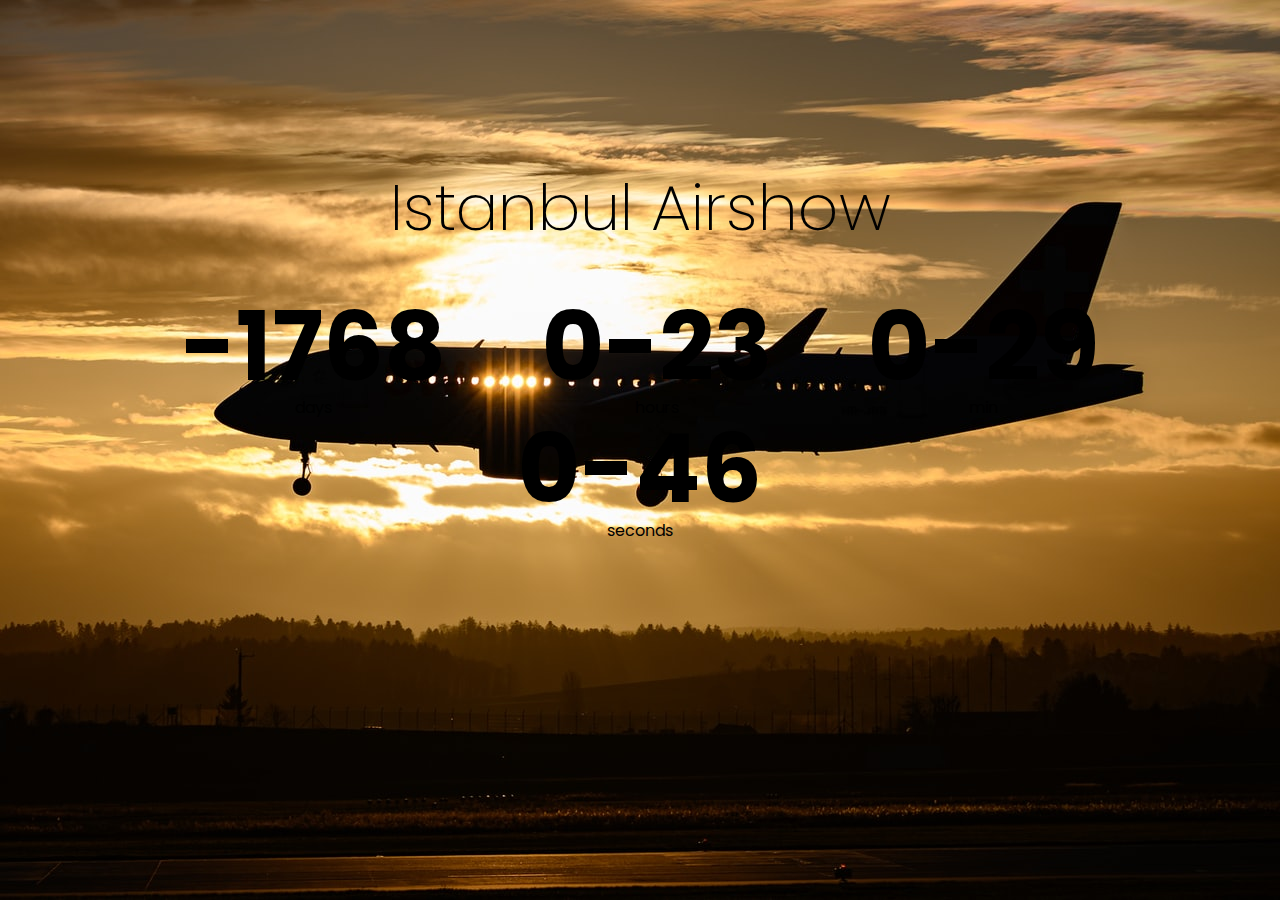
<file: countdown-timer/index.html>
<!DOCTYPE html>
<html lang="en">

<head>
    <meta charset="UTF-8">
    <meta name="viewport" content="width=device-width, initial-scale=1.0">
    <title>Countdown Timer</title>
    <link rel="stylesheet" href="style.css">
    
</head>

<body>

    <h1>Istanbul Airshow</h1>

    <div class="countdown-container">
        <div class="countdown-item days-containter">
            <p class="countdown-text" id="days">0</p>
            <span>days</span>
        </div>
        <div class="countdown-item hours-containter">
            <p class="countdown-text" id="hours">0</p>
            <span>hours</span>
        </div>
        <div class="countdown-item mins-containter">
            <p class="countdown-text" id="mins">0</p>
            <span>min</span>
        </div>
        <div class="countdown-item seconds-containter">
            <p class="countdown-text" id="seconds">0</p>
            <span>seconds</span>
        </div>
    </div>
    <script src="./script.js"></script>
</body>

</html>
</file>
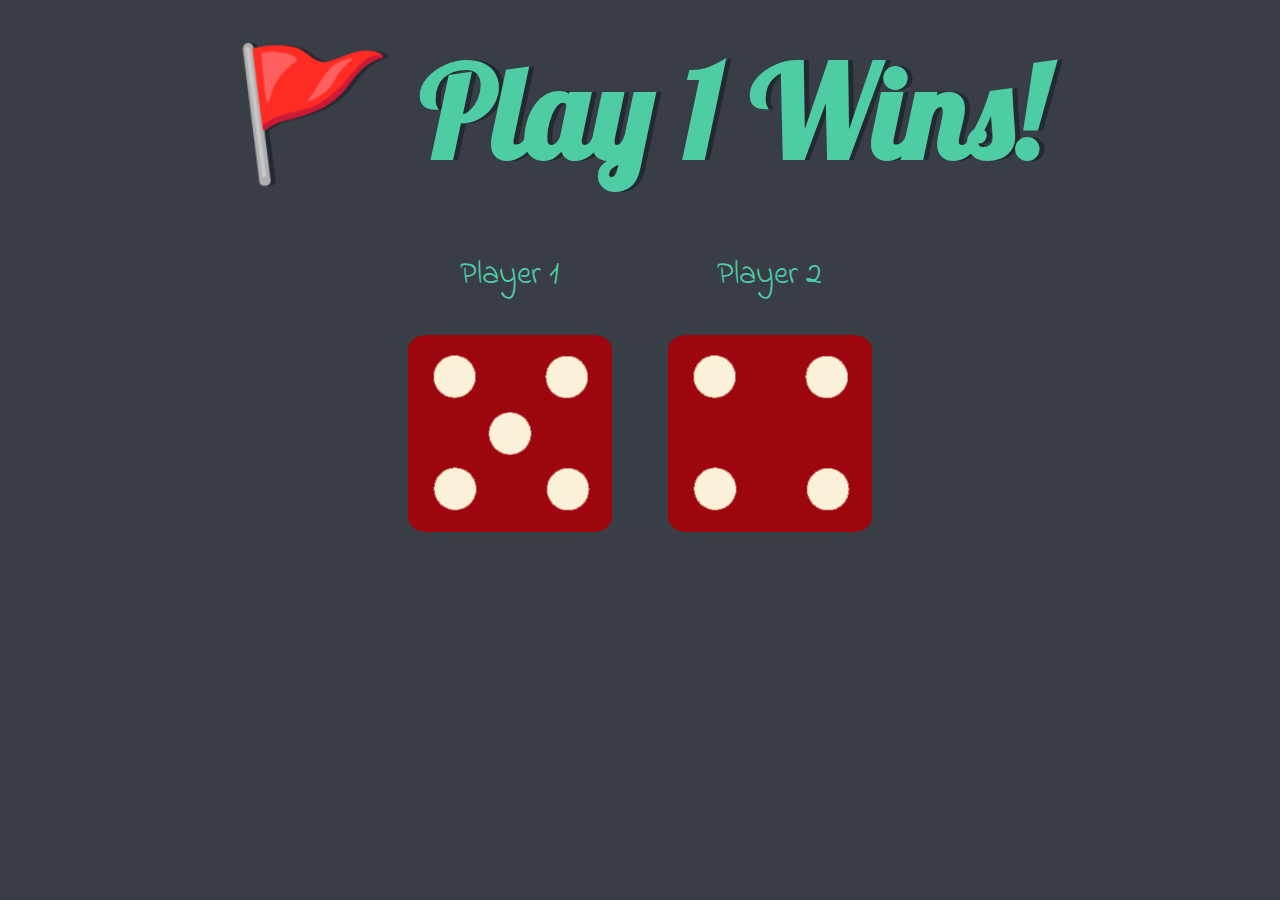
<file: dice-game/index.html>
<!DOCTYPE html>
<html lang="en" dir="ltr">
  <head>
    <meta charset="utf-8">
    <title>Dicee</title>
    <link rel="stylesheet" href="styles.css">
    <link href="https://fonts.googleapis.com/css?family=Indie+Flower|Lobster" rel="stylesheet">

  </head>
  <body>

    <div class="container">
      <h1>Refresh Me</h1>

      <div class="dice">
        <p>Player 1</p>
        <img class="img1" src="images/dice6.png">
      </div>

      <div class="dice">
        <p>Player 2</p>
        <img class="img2" src="images/dice6.png">
      </div>

    </div>

    <script src="index.js" charset="utf-8"></script>

      </body>

    </html>
</file>
<file: countdown-timer/style.css>
@import url('https://fonts.googleapis.com/css2?family=Poppins:wght@200;400;600&display=swap');

* {
    box-sizing: border-box;
}

body {
    background-image: url("./images/mainbg.jpg");
    background-size: cover;
    display: flex;
    flex-direction: column;
    align-items: center;
    justify-content: flex-start;
    min-height: 100vh;
    font-family: 'Poppins', sans-serif;
    margin: 0;
}

.countdown-container {
    display: flex;
    flex-wrap: wrap;
    justify-content: center;
}

h1 {
    font-weight: 200;
    font-size: 4rem;
    margin-top: 10rem;
}

.countdown-text {
    font-weight: bold;
    font-size: 6rem;
    line-height: .1rem;
    margin: 3rem 3rem;
    color: rgb(0, 0, 0);
}

.countdown-item {
    text-align: center;
}

.countdown-item span {
    font-size: 1rem;
}
</file>
<file: dice-game/styles.css>
.container {
  width: 70%;
  margin: auto;
  text-align: center;
}

.dice {
  text-align: center;
  display: inline-block;

}

body {
  background-color: #393E46;
}

h1 {
  margin: 30px;
  font-family: 'Lobster', cursive;
  text-shadow: 5px 0 #232931;
  font-size: 8rem;
  color: #4ECCA3;
}

p {
  font-size: 2rem;
  color: #4ECCA3;
  font-family: 'Indie Flower', cursive;
}

img {
  width: 80%;
}

footer {
  margin-top: 5%;
  color: #EEEEEE;
  text-align: center;
  font-family: 'Indie Flower', cursive;

}
</file>
